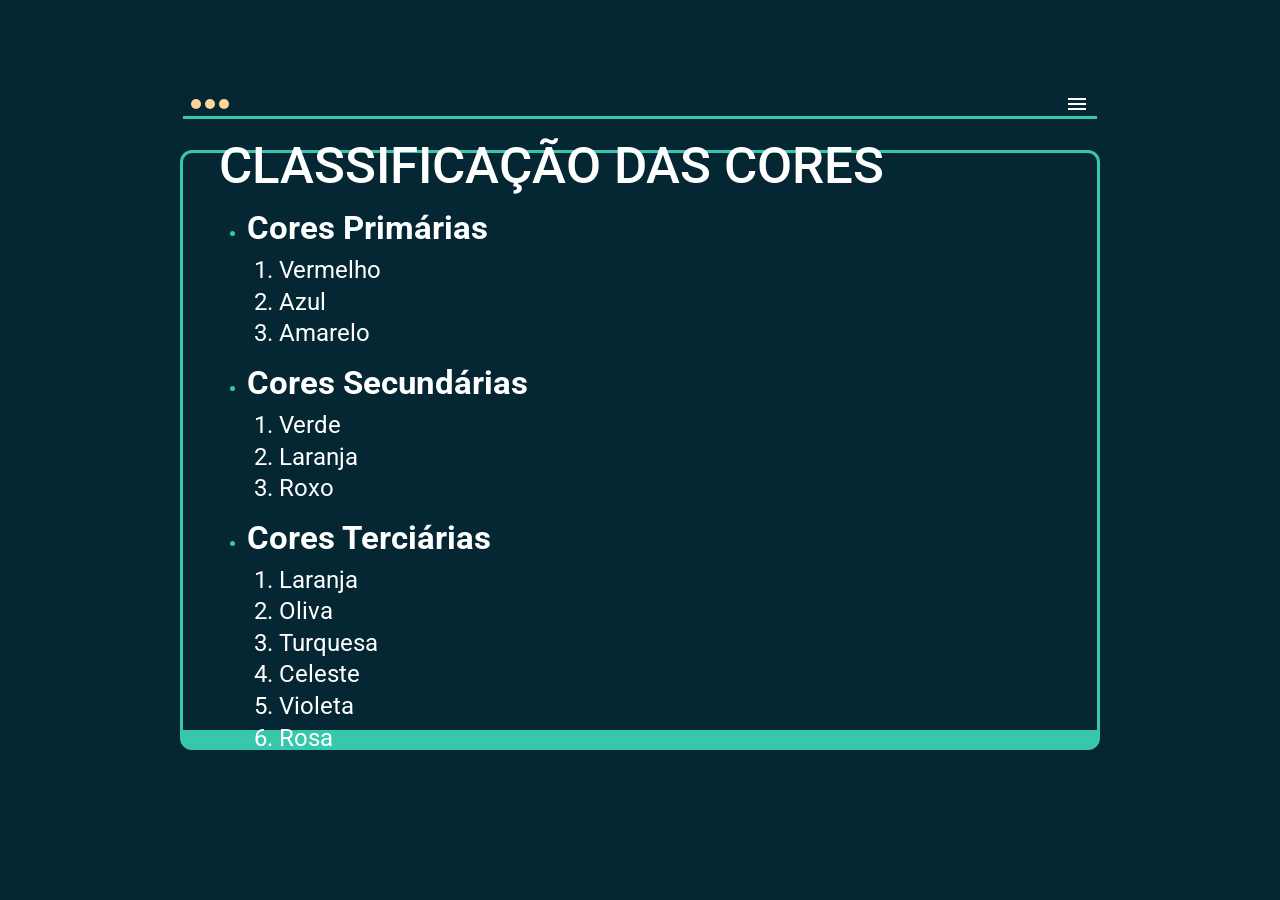
<file: RESPONSIVE WEB DEVELOPMENT/index.html>
<!doctype html>
<html lang="pt-BR">
  <head>
    <meta charset="UTF-8" />
    <meta name="viewport" content="width=device-width, initial-scale=1.0" />
    <link rel="stylesheet" href="styles/index.css" />
    <link
      rel="stylesheet"
      href="https://fonts.googleapis.com/css2?family=Material+Symbols+Outlined:opsz,wght,FILL,GRAD@20..48,100..700,0..1,-50..200&icon_names=menu"
    />
    <title>RESPONSIVE WEB DEVELOPMENT - 2026.1.1</title>
  </head>

  <body>
    <div class="container">
      <div class="lista-container">
        <header>
          <ul class="elipses">
            <li></li>
            <li></li>
            <li></li>
          </ul>
          <span class="material-symbols-outlined"> menu </span>
        </header>

        <div id="lista-cores">
          <h2 class="titulo">Classificação das cores</h2>
        </div>
      </div>
    </div>

    <script src="scripts/classiificaçãoCores.js"></script>
  </body>
</html>
</file>
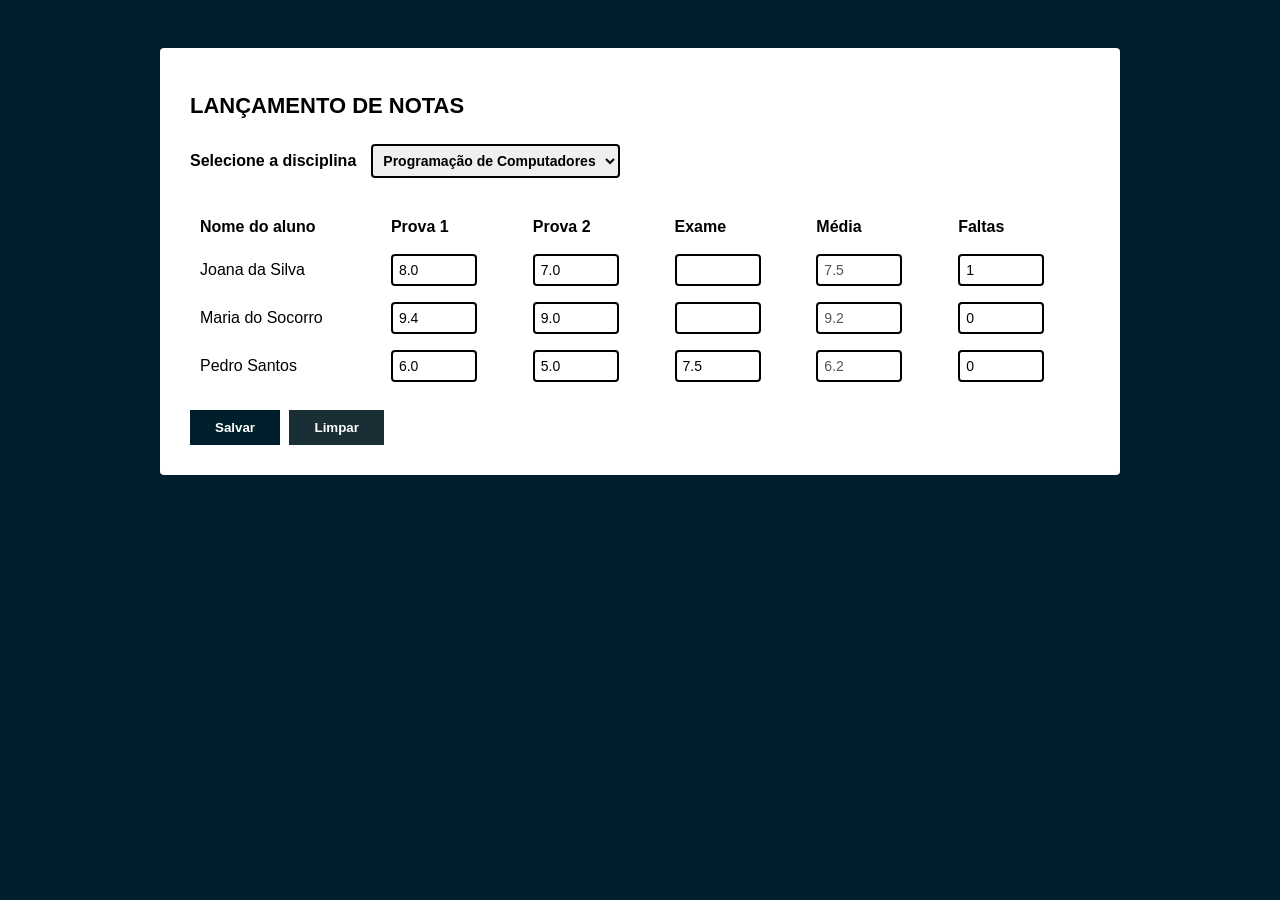
<file: RESPONSIVE WEB DEVELOPMENT/Criação e validação de formulários com HTML5/index.html>
<!doctype html>
<html lang="pt-br">
  <head>
    <meta charset="UTF-8" />
    <title>Lançamento de Notas - Faculdade</title>
    <style>
      body {
        font-family: "Segoe UI", Tahoma, Geneva, Verdana, sans-serif;
        background-color: #001f2d;
        padding: 40px;
      }
      .container {
        background: white;
        padding: 30px;
        border-radius: 4px;
        max-width: 900px;
        margin: auto;
      }
      h1 {
        font-size: 22px;
        color: #000;
        margin-bottom: 25px;
      }
      .header-select {
        margin-bottom: 30px;
        display: flex;
        align-items: center;
        gap: 15px;
      }
      table {
        width: 100%;
        border-collapse: collapse;
        margin-bottom: 20px;
      }
      th {
        text-align: left;
        padding: 10px;
        font-weight: bold;
      }
      td {
        padding: 8px 10px;
      }
      input[type="number"],
      select {
        padding: 6px;
        border: 2px solid #000;
        border-radius: 4px;
        width: 70px;
        font-size: 14px;
      }
      select {
        width: auto;
        font-weight: bold;
      }
      .readonly-field {
        background-color: #fff;
        border: 2px solid #ccc;
        color: #555;
      }
      .btn-salvar {
        background-color: #001f2d;
        color: white;
        padding: 10px 25px;
        border: none;
        cursor: pointer;
        font-weight: bold;
      }
      .btn-limpar {
        background-color: #1a2e35;
        color: white;
        padding: 10px 25px;
        border: none;
        cursor: pointer;
        font-weight: bold;
        margin-left: 5px;
      }
    </style>
  </head>
  <body>
    <div class="container">
      <h1>LANÇAMENTO DE NOTAS</h1>

      <form id="notaForm">
        <div class="header-select">
          <label><strong>Selecione a disciplina</strong></label>
          <select name="disciplina">
            <option value="1">Introdução à informática</option>
            <option value="2">Linguagens de Programação</option>
            <option value="3" selected>Programação de Computadores</option>
          </select>
        </div>

        <table>
          <thead>
            <tr>
              <th>Nome do aluno</th>
              <th>Prova 1</th>
              <th>Prova 2</th>
              <th>Exame</th>
              <th>Média</th>
              <th>Faltas</th>
            </tr>
          </thead>
          <tbody>
            <tr class="aluno-row">
              <td>Joana da Silva</td>
              <td>
                <input
                  type="number"
                  class="p1"
                  min="0"
                  max="10"
                  step="0.1"
                  value="8.0"
                  required
                />
              </td>
              <td>
                <input
                  type="number"
                  class="p2"
                  min="0"
                  max="10"
                  step="0.1"
                  value="7.0"
                  required
                />
              </td>
              <td>
                <input type="number" class="ex" min="0" max="10" step="0.1" />
              </td>
              <td>
                <input type="number" class="media readonly-field" readonly="" />
              </td>
              <td>
                <input type="number" min="0" max="16" value="1" required />
              </td>
            </tr>
            <tr class="aluno-row">
              <td>Maria do Socorro</td>
              <td>
                <input
                  type="number"
                  class="p1"
                  min="0"
                  max="10"
                  step="0.1"
                  value="9.4"
                  required
                />
              </td>
              <td>
                <input
                  type="number"
                  class="p2"
                  min="0"
                  max="10"
                  step="0.1"
                  value="9.0"
                  required
                />
              </td>
              <td>
                <input type="number" class="ex" min="0" max="10" step="0.1" />
              </td>
              <td>
                <input type="number" class="media readonly-field" readonly="" />
              </td>
              <td>
                <input type="number" min="0" max="16" value="0" required />
              </td>
            </tr>
            <!-- Pedro Santos -->
            <tr class="aluno-row">
              <td>Pedro Santos</td>
              <td>
                <input
                  type="number"
                  class="p1"
                  min="0"
                  max="10"
                  step="0.1"
                  value="6.0"
                  required
                />
              </td>
              <td>
                <input
                  type="number"
                  class="p2"
                  min="0"
                  max="10"
                  step="0.1"
                  value="5.0"
                  required
                />
              </td>
              <td>
                <input
                  type="number"
                  class="ex"
                  min="0"
                  max="10"
                  step="0.1"
                  value="7.5"
                />
              </td>
              <td>
                <input type="number" class="media readonly-field" readonly="" />
              </td>
              <td>
                <input type="number" min="0" max="16" value="0" required />
              </td>
            </tr>
          </tbody>
        </table>

        <button type="submit" class="btn-salvar">Salvar</button>
        <button type="reset" class="btn-limpar">Limpar</button>
      </form>
    </div>

    <script>
      const form = document.getElementById("notaForm");

      function calcularMedias() {
        const rows = document.querySelectorAll(".aluno-row");

        rows.forEach((row) => {
          const p1 = parseFloat(row.querySelector(".p1").value) || 0;
          const p2 = parseFloat(row.querySelector(".p2").value) || 0;
          const exame = parseFloat(row.querySelector(".ex").value) || null;
          const mediaField = row.querySelector(".media");

          let mediaFinal;

          if (exame !== null && row.querySelector(".ex").value !== "") {
            mediaFinal = (p1 + p2 + exame) / 3;
          } else {
            mediaFinal = (p1 + p2) / 2;
          }

          mediaField.value = mediaFinal.toFixed(1);
        });
      }

      form.addEventListener("input", calcularMedias);

      window.onload = calcularMedias;
    </script>
  </body>
</html>
</file>
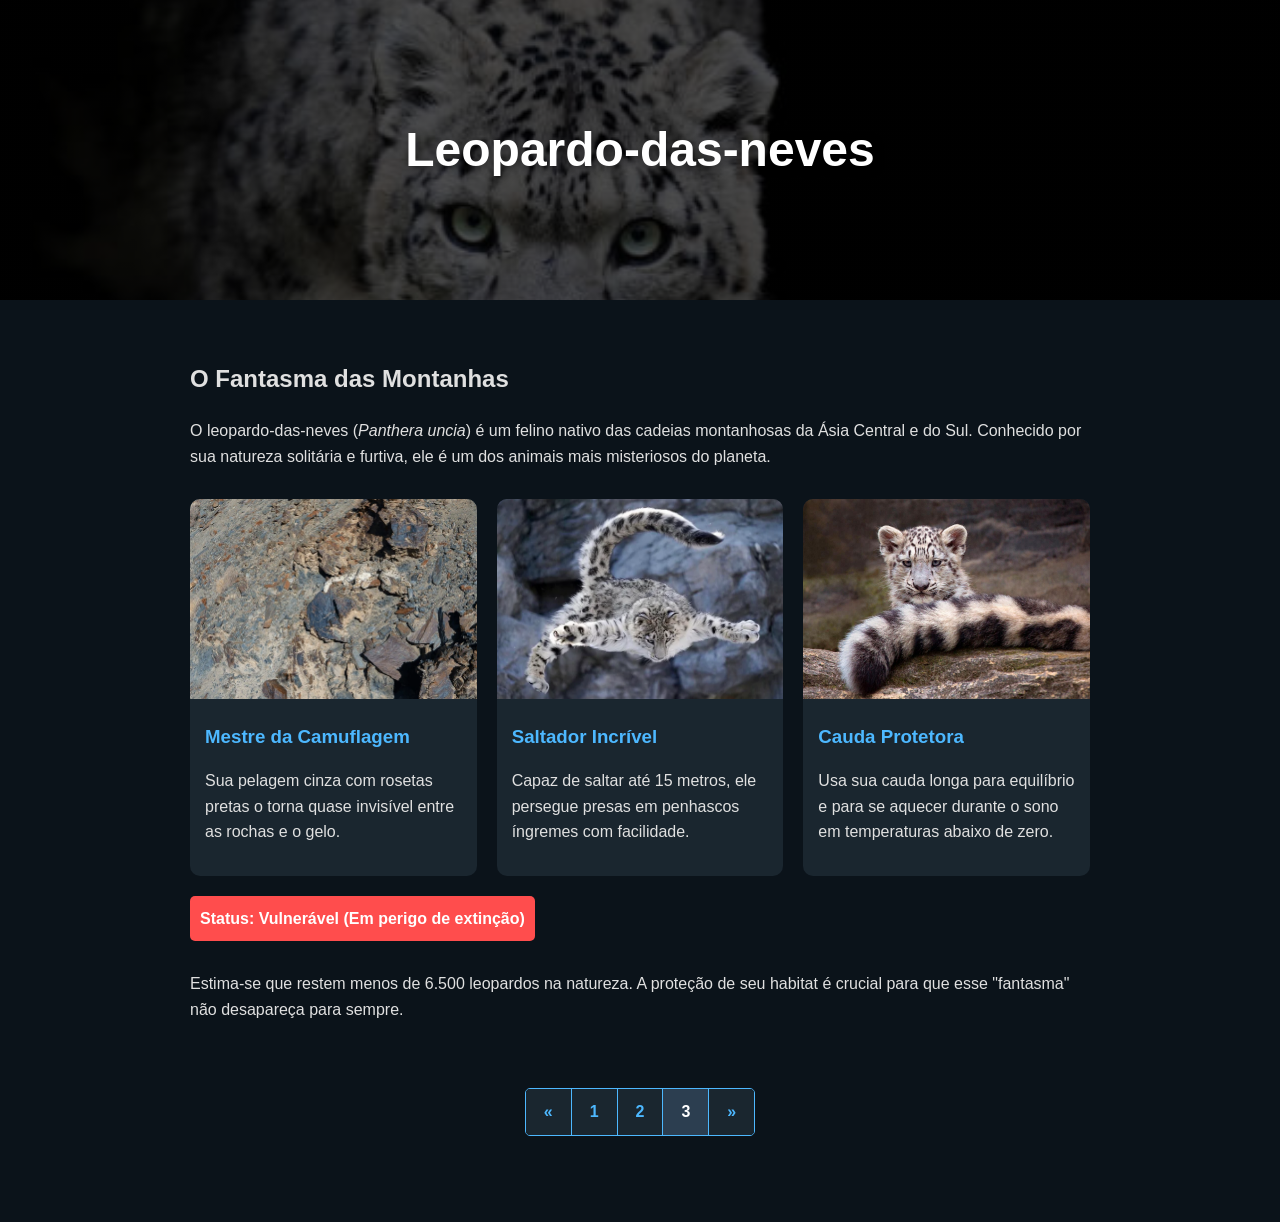
<file: RESPONSIVE WEB DEVELOPMENT/Fórum temático/animal-em-extincao.html>
<!doctype html>
<html lang="pt-br">
  <head>
    <meta charset="UTF-8" />
    <meta name="viewport" content="width=device-width, initial-scale=1.0" />
    <title>O Fantasma das Montanhas</title>
    <style>
      body {
        font-family: "Segoe UI", Tahoma, Geneva, Verdana, sans-serif;
        background-color: #0b131a;
        color: #e0e0e0;
        margin: 0;
        padding: 0;
        line-height: 1.6;
      }
      header {
        background:
          linear-gradient(rgba(0, 0, 0, 0.7), rgba(0, 0, 0, 0.7)),
          url("img/bg.jpg");
        background-size: cover;
        background-position: center;
        height: 300px;
        display: flex;
        align-items: center;
        justify-content: center;
        text-align: center;
      }
      h1 {
        font-size: 3rem;
        color: #fff;
        text-shadow: 2px 2px 10px rgba(0, 0, 0, 0.5);
      }

      .container {
        max-width: 900px;
        margin: 20px auto;
        padding: 20px;
      }

      .grid {
        display: grid;
        grid-template-columns: repeat(auto-fit, minmax(250px, 1fr));
        gap: 20px;
        margin-top: 30px;
      }

      .card {
        background: #1a262f;
        border-radius: 10px;
        overflow: hidden;
        transition: transform 0.3s;
      }
      .card:hover {
        transform: translateY(-5px);
      }

      .card img {
        width: 100%;
        height: 200px;
        object-fit: cover;
      }

      .card-content {
        padding: 15px;
      }
      .card-content h3 {
        margin: 0 0 10px 0;
        color: #4db8ff;
      }

      .status-extincao {
        background: #ff4d4d;
        color: white;
        padding: 10px;
        border-radius: 5px;
        display: inline-block;
        margin-top: 20px;
        font-weight: bold;
      }

      /* --- ESTILOS DA PAGINAÇÃO --- */
      .pagination-area {
        display: flex;
        justify-content: center;
        margin-top: 50px;
        margin-bottom: 30px;
      }

      .pagination-list {
        display: flex;
        list-style: none;
        padding: 0;
        border: 1px solid #4db8ff;
        border-radius: 5px;
        overflow: hidden;
      }

      /* Combinador de descendência para as bordas dos itens */
      .pagination-list li {
        border-right: 1px solid #4db8ff;
      }

      .pagination-list li:last-child {
        border-right: none;
      }

      /* Combinador para os links */
      .pagination-list li a {
        display: block;
        padding: 10px 18px;
        text-decoration: none;
        color: #4db8ff;
        background-color: #1a262f;
        font-weight: bold;
        transition: 0.3s;
      }

      /* Efeito 'Hover' (Quando passar o mouse) */
      .pagination-list li a:hover {
        background-color: #4db8ff;
        color: #0b131a;
      }

      /* Estilo para a página atual */
      .pagination-list li.active a {
        background-color: #2c3e50;
        color: #fff;
        cursor: default;
      }
    </style>
  </head>
  <body>
    <header>
      <h1>Leopardo-das-neves</h1>
    </header>

    <div class="container">
      <h2>O Fantasma das Montanhas</h2>
      <p>
        O leopardo-das-neves (<em>Panthera uncia</em>) é um felino nativo das
        cadeias montanhosas da Ásia Central e do Sul. Conhecido por sua natureza
        solitária e furtiva, ele é um dos animais mais misteriosos do planeta.
      </p>

      <div class="grid">
        <div class="card">
          <img src="img/leopardo-das-neves.jpg" alt="Leopardo na neve" />
          <div class="card-content">
            <h3>Mestre da Camuflagem</h3>
            <p>
              Sua pelagem cinza com rosetas pretas o torna quase invisível entre
              as rochas e o gelo.
            </p>
          </div>
        </div>

        <div class="card">
          <img src="img/leopardo-das-neves-2.jpg" alt="Leopardo de perto" />
          <div class="card-content">
            <h3>Saltador Incrível</h3>
            <p>
              Capaz de saltar até 15 metros, ele persegue presas em penhascos
              íngremes com facilidade.
            </p>
          </div>
        </div>

        <div class="card">
          <img src="img/leopardo-das-neves-3.jpg" alt="Leopardo olhando" />
          <div class="card-content">
            <h3>Cauda Protetora</h3>
            <p>
              Usa sua cauda longa para equilíbrio e para se aquecer durante o
              sono em temperaturas abaixo de zero.
            </p>
          </div>
        </div>
      </div>

      <div class="status-extincao">
        Status: Vulnerável (Em perigo de extinção)
      </div>

      <p style="margin-top: 30px">
        Estima-se que restem menos de 6.500 leopardos na natureza. A proteção de
        seu habitat é crucial para que esse "fantasma" não desapareça para
        sempre.
      </p>

      <nav class="pagination-area">
        <ul class="pagination-list">
          <li><a href="notas.html">&laquo;</a></li>
          <li><a href="notas.html">1</a></li>
          <li><a href="carta.html">2</a></li>
          <li class="active"><a href="leopardo.html">3</a></li>
          <li><a href="#">&raquo;</a></li>
        </ul>
      </nav>
    </div>
  </body>
</html>
</file>
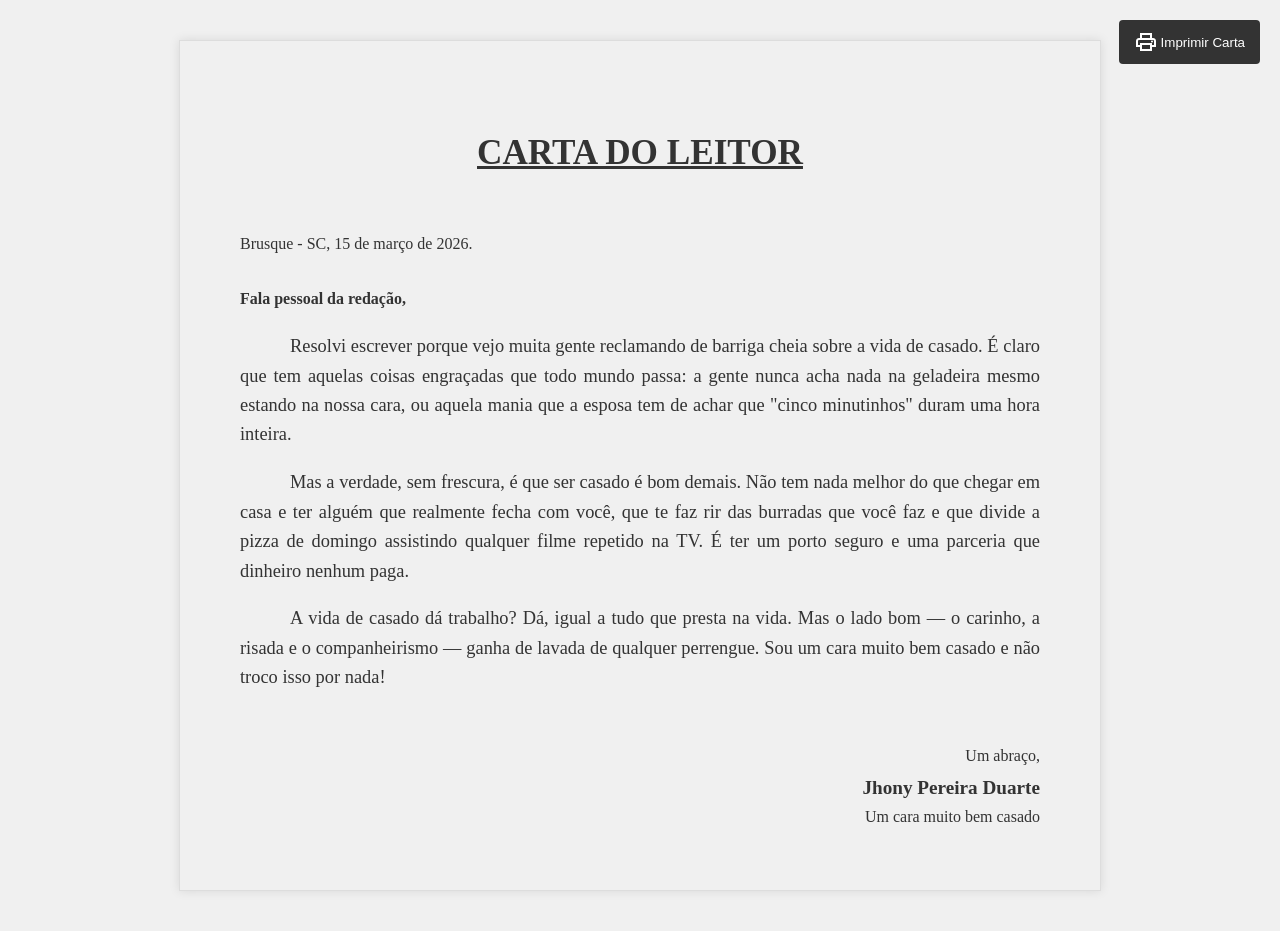
<file: RESPONSIVE WEB DEVELOPMENT/Fórum temático/carta-leitor.html>
<!doctype html>
<html lang="pt-br">
  <head>
    <meta charset="UTF-8" />
    <meta name="viewport" content="width=device-width, initial-scale=1.0" />
    <title>Carta do Leitor - Jhony Pereira Duarte</title>
    <link
      rel="stylesheet"
      href="https://fonts.googleapis.com/css2?family=Material+Symbols+Outlined:opsz,wght,FILL,GRAD@20..48,100..700,0..1,-50..200&icon_names=print"
    />
    <style>
      body {
        background-color: #f0f0f0;
        font-family: "Times New Roman", Times, serif;
        display: flex;
        justify-content: center;
        padding: 40px 20px;
        margin: 0;
        color: #333;
      }
      .pagina-carta {
        background-image: url("https://images.unsplash.com/photo-1629968417850-3505f5180761?q=80&w=752&auto=format&fit=crop&ixlib=rb-4.1.0&ixid=M3wxMjA3fDB8MHxwaG90by1wYWdlfHx8fGVufDB8fHx8fA%3D%3D");
        background-size: cover;
        background-position: center;
        width: 100%;
        max-width: 800px;
        padding: 60px;
        box-shadow: 0 0 10px rgba(0, 0, 0, 0.1);
        border: 1px solid #ddd;
        line-height: 1.6;
      }
      .titulo-secao {
        text-align: center;
        font-size: 2.2rem;
        text-decoration: underline;
        margin-bottom: 50px;
        text-transform: uppercase;
      }
      .data-local {
        margin-bottom: 30px;
      }
      .vocativo {
        font-weight: bold;
        margin-bottom: 20px;
      }
      .corpo-texto {
        text-align: justify;
        text-indent: 50px;
        font-size: 1.15rem;
      }
      .corpo-texto p {
        margin-bottom: 15px;
      }
      .fechamento {
        margin-top: 50px;
        text-align: right;
      }
      .assinatura-nome {
        font-weight: bold;
        font-size: 1.2rem;
        display: block;
        margin-top: 5px;
      }
      @media print {
        body {
          background: none;
          padding: 0;
        }
        .pagina-carta {
          box-shadow: none;
          border: none;
          width: 100%;
        }
        .btn-print {
          display: none;
        }
      }
      .btn-print {
        display: flex;
        gap: 3px;
        align-items: center;
        position: fixed;
        top: 20px;
        right: 20px;
        padding: 10px 15px;
        background: #333;
        color: white;
        border: none;
        cursor: pointer;
        border-radius: 4px;
      }
    </style>
  </head>
  <body>
    <button class="btn-print" onclick="window.print()">
      <span class="material-symbols-outlined"> print </span> Imprimir Carta
    </button>

    <div class="pagina-carta">
      <h1 class="titulo-secao">Carta do Leitor</h1>

      <div class="data-local">Brusque - SC, 15 de março de 2026.</div>

      <p class="vocativo">Fala pessoal da redação,</p>

      <div class="corpo-texto">
        <p>
          Resolvi escrever porque vejo muita gente reclamando de barriga cheia
          sobre a vida de casado. É claro que tem aquelas coisas engraçadas que
          todo mundo passa: a gente nunca acha nada na geladeira mesmo estando
          na nossa cara, ou aquela mania que a esposa tem de achar que "cinco
          minutinhos" duram uma hora inteira.
        </p>

        <p>
          Mas a verdade, sem frescura, é que ser casado é bom demais. Não tem
          nada melhor do que chegar em casa e ter alguém que realmente fecha com
          você, que te faz rir das burradas que você faz e que divide a pizza de
          domingo assistindo qualquer filme repetido na TV. É ter um porto
          seguro e uma parceria que dinheiro nenhum paga.
        </p>

        <p>
          A vida de casado dá trabalho? Dá, igual a tudo que presta na vida. Mas
          o lado bom — o carinho, a risada e o companheirismo — ganha de lavada
          de qualquer perrengue. Sou um cara muito bem casado e não troco isso
          por nada!
        </p>
      </div>

      <div class="fechamento">
        Um abraço,<br />
        <span class="assinatura-nome">Jhony Pereira Duarte</span>
        <span>Um cara muito bem casado</span>
      </div>
    </div>
  </body>
</html>
</file>
<file: RESPONSIVE WEB DEVELOPMENT/styles/index.css>
@import url("https://fonts.googleapis.com/css2?family=Roboto:ital,wght@0,100..900;1,100..900&display=swap");

*,
*::before,
*::after {
  box-sizing: border-box;
}

body,
html {
  margin: 0;
  padding: 0;
  font-family: Roboto, sans-serif;
  background: fixed #052733;
  color: rgb(255, 255, 255);
  height: 100vh;
}

.container {
  display: flex;
  justify-content: center;
  align-items: center;
  height: 100%;
  width: min(920px, 94vw);
  margin: 0 auto;
}

.lista-container {
  display: flex;
  width: 100%;
  max-height: 600px;
  flex-direction: column;
  justify-content: center;
  align-items: center;
  border: 3px solid #37c8ab;
  border-bottom: 20px solid #37c8ab;
  border-radius: 12px;
}

header {
  display: flex;
  justify-content: space-between;
  align-items: center;
  width: 100%;
  height: 40px;
  border-bottom: 3px solid #37c8ab;
  padding-inline: 8px;
}

header .elipses {
  display: flex;
  list-style: none;
  gap: 4px;
  margin-block-start: 0;
  margin-block-end: 0;
  padding-inline-start: 0;
  color: #fcd59b;
}

header .elipses li {
  width: 10px;
  height: 10px;
  background-color: #fcd59b;
  border-radius: 100%;
  padding: 1px;
}

.lista-container .titulo {
  width: 100%;
  text-align: left;
  font-size: clamp(28px, 4vw, 52px);
  font-weight: 500;
  line-height: 1.2;
  text-transform: uppercase;
  margin: 0 0 12px;
}

.lista-container #lista-cores {
  width: 100%;
  display: block;
  padding: 16px clamp(16px, 4vw, 36px) 24px;
}

.lista-container #lista-cores > ul {
  margin: 0;
  padding-left: 28px;
}

.lista-container #lista-cores > ul > li {
  color: #ffffff;
  list-style: disc;
  margin-bottom: 14px;
}

.lista-container #lista-cores > ul > li::marker {
  color: #37c8ab;
  padding: 1px;
}

.lista-container #lista-cores > ul > li > h3 {
  margin: 0 0 6px;
  font-size: clamp(24px, 2.6vw, 42px);
  line-height: 1.2;
}

.lista-container #lista-cores > ul > li > ol {
  margin: 0;
  padding-left: 32px;
}

.lista-container #lista-cores > ul > li > ol > li {
  list-style: decimal;
  color: #ffffff;
  font-size: clamp(18px, 1.9vw, 32px);
  line-height: 1.3;
}
</file>
